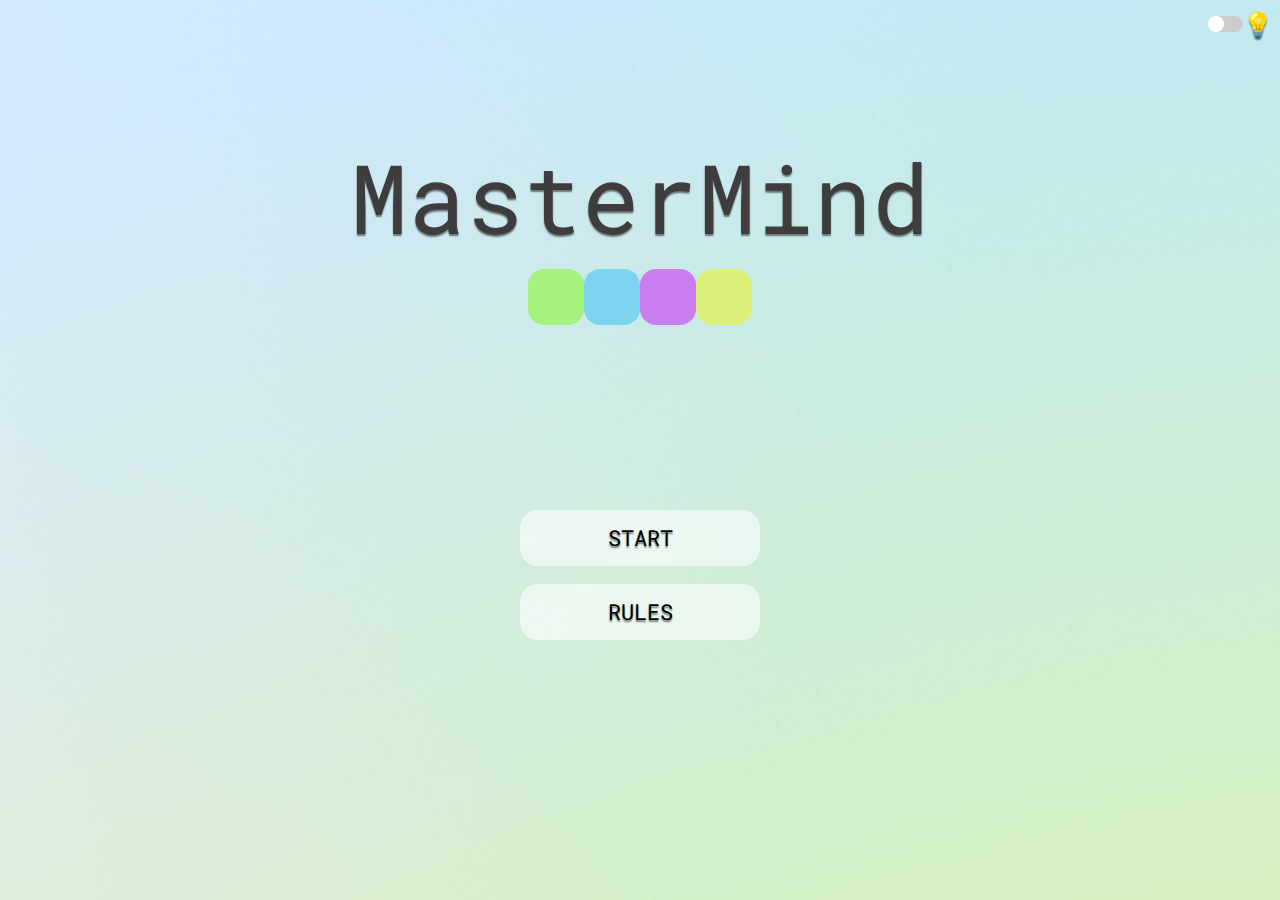
<file: index.html>
<!DOCTYPE html>
<html lang="en">

<head>
    <meta charset="UTF-8">
    <meta name="viewport" content="width=device-width, initial-scale=1.0">
    <link rel="icon" type="image/png" href="img/favicon.png">
    <link rel="stylesheet" href="https://cdn.jsdelivr.net/npm/bootstrap@5.0.0-beta2/dist/css/bootstrap.min.css">
    <script src="https://code.jquery.com/jquery-3.6.0.min.js"></script>
    <script src="https://cdn.jsdelivr.net/npm/bootstrap@5.0.0-beta2/dist/js/bootstrap.min.js"></script>
    <link rel="stylesheet" href="css/style-index.css">
    <link rel="preconnect" href="https://fonts.gstatic.com">
    <link href="https://fonts.googleapis.com/css2?family=Roboto+Mono:wght@400;700&display=swap" rel="stylesheet">
    <title>Mastermind - Home</title>
</head>

<body>
    <div class="switchLight">
        <div class="theme-switch">
            <input type="checkbox" id="switch">
            <label for="switch"></label>
        </div>
        <div class="emoticons">💡</div>
    </div>
    <div class="row title-top" id="titleIndex">MasterMind</div>
    <div class="row balls" id="ballsIndex">
        <div class="ball ball-green"></div>
        <div class="ball ball-blue"></div>
        <div class="ball ball-purple"></div>
        <div class="ball ball-yellow"></div>
    </div>
    <div class="container-fluid">
        <div class="row buttons justify-content-center">
            <a href="pages/name.html" class="button-start">START</a>
            <a href="pages/rules.html" class="button-rules">RULES</a>
        </div>
    </div>
    <script src="js/main.js"></script>
</body>

</html>
</file>
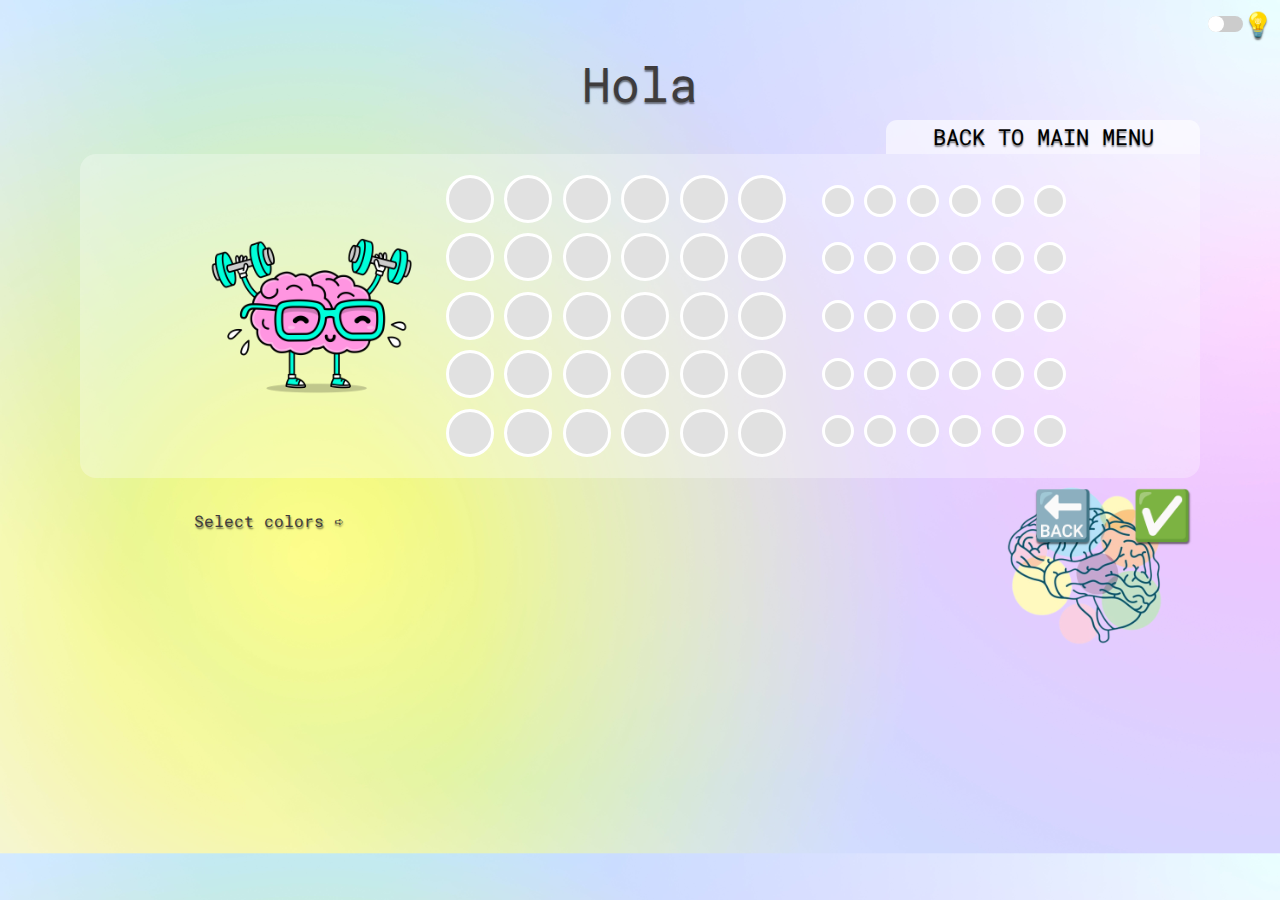
<file: pages/advanced.html>
<!DOCTYPE html>
<html lang="en">

<head>
    <meta charset="UTF-8" />
    <meta name="viewport" content="width=device-width, initial-scale=1.0" />
    <link rel="stylesheet" href="https://cdn.jsdelivr.net/npm/bootstrap@5.0.0-beta2/dist/css/bootstrap.min.css" />
    <script src="https://code.jquery.com/jquery-3.6.0.min.js"></script>
    <script src="https://cdn.jsdelivr.net/npm/bootstrap@5.0.0-beta2/dist/js/bootstrap.min.js"></script>
    <link rel="icon" type="image/png" href="../img/favicon.png">
    <link rel="stylesheet" href="../css/style-game.css" />
    <link rel="preconnect" href="https://fonts.gstatic.com" />
    <link href="https://fonts.googleapis.com/css2?family=Roboto+Mono:wght@400;700&display=swap" rel="stylesheet" />
    <title>Mastermind - Home</title>
</head>

<body>
    <div class="switchLight">
        <div class="theme-switch">
            <input type="checkbox" id="switch">
            <label for="switch"></label>
        </div>
        <div class="emoticons">💡</div>
    </div>
    <div class="row title-top" id="welcomeMessage">Hola</div>
    <div class="container-fluid conatiner-main">
        <div class="box-main">
            <div class="row back-row">
                <a href="../index.html" class="button-back">BACK TO MAIN MENU</a>
            </div>
            <div class="board-game">
                <div class="box-score">
                    <div class="row" id="scoreMessage"></div>
                    <div class="row try"></div>
                    <div class="row"><img src="../img/brain.png" alt="Brain"></div>
                </div>
                <div class="box-game">
                    <div class="row tokens-winner" id="winnerTokens">
                        <div class="slot-win"></div>
                        <div class="slot-win"></div>
                        <div class="slot-win"></div>
                        <div class="slot-win"></div>
                        <div class="slot-win"></div>
                        <div class="slot-win"></div>
                    </div>
                    <div class="row tokens-row" id="fifthShot">
                        <div class="slot-player token-1"></div>
                        <div class="slot-player token-2"></div>
                        <div class="slot-player token-3"></div>
                        <div class="slot-player token-4"></div>
                        <div class="slot-player token-5"></div>
                        <div class="slot-player token-6"></div>
                    </div>
                    <div class="row tokens-row" id="fourthShot">
                        <div class="slot-player token-1"></div>
                        <div class="slot-player token-2"></div>
                        <div class="slot-player token-3"></div>
                        <div class="slot-player token-4"></div>
                        <div class="slot-player token-5"></div>
                        <div class="slot-player token-6"></div>
                    </div>
                    <div class="row tokens-row" id="thirdShot">
                        <div class="slot-player token-1"></div>
                        <div class="slot-player token-2"></div>
                        <div class="slot-player token-3"></div>
                        <div class="slot-player token-4"></div>
                        <div class="slot-player token-5"></div>
                        <div class="slot-player token-6"></div>
                    </div>
                    <div class="row tokens-row" id="secondShot">
                        <div class="slot-player token-1"></div>
                        <div class="slot-player token-2"></div>
                        <div class="slot-player token-3"></div>
                        <div class="slot-player token-4"></div>
                        <div class="slot-player token-5"></div>
                        <div class="slot-player token-6"></div>
                    </div>
                    <div class="row tokens-row" id="firstShot">
                        <div class="slot-player token-1" id="token1"></div>
                        <div class="slot-player token-2"></div>
                        <div class="slot-player token-3"></div>
                        <div class="slot-player token-4"></div>
                        <div class="slot-player token-5"></div>
                        <div class="slot-player token-6"></div>
                    </div>
                </div>
                <div class="box-check">
                    <div class="row check-row" id="fifthCheck">
                        <div class="slot-check check"></div>
                        <div class="slot-check check"></div>
                        <div class="slot-check check"></div>
                        <div class="slot-check check"></div>
                        <div class="slot-check check"></div>
                        <div class="slot-check check"></div>
                    </div>
                    <div class="row check-row" id="fourthCheck">
                        <div class="slot-check check"></div>
                        <div class="slot-check check"></div>
                        <div class="slot-check check"></div>
                        <div class="slot-check check"></div>
                        <div class="slot-check check"></div>
                        <div class="slot-check check"></div>
                    </div>
                    <div class="row check-row" id="thirdCheck">
                        <div class="slot-check check"></div>
                        <div class="slot-check check"></div>
                        <div class="slot-check check"></div>
                        <div class="slot-check check"></div>
                        <div class="slot-check check"></div>
                        <div class="slot-check check"></div>
                    </div>
                    <div class="row check-row" id="secondCheck">
                        <div class="slot-check check"></div>
                        <div class="slot-check check"></div>
                        <div class="slot-check check"></div>
                        <div class="slot-check check"></div>
                        <div class="slot-check check"></div>
                        <div class="slot-check check"></div>
                    </div>
                    <div class="row check-row" id="firstCheck">
                        <div class="slot-check check"></div>
                        <div class="slot-check check"></div>
                        <div class="slot-check check"></div>
                        <div class="slot-check check"></div>
                        <div class="slot-check check"></div>
                        <div class="slot-check check"></div>
                    </div>
                </div>
            </div>
            <div class="container-selection">
                <div class="messageSelectionColors">Select colors ➪</div>
                <div class="row buttons-row colors-selection" id="buttons">
                    <div class="slot-selection box" id="userColorSelectionContainer1"></div>
                    <div class="slot-selection box" id="userColorSelectionContainer2"></div>
                    <div class="slot-selection box" id="userColorSelectionContainer3"></div>
                    <div class="slot-selection box" id="userColorSelectionContainer4"></div>
                    <div class="slot-selection box" id="userColorSelectionContainer5"></div>
                    <div class="slot-selection box" id="userColorSelectionContainer6"></div>
                    <div class="button-remove" id="buttonRemove">🔙</div>
                    <div class="button-check" id="buttonCheck">✅</div>
                </div>
            </div>
        </div>
    </div>
    <script src="../js/advanced.js"></script>
</body>

</html>
</file>
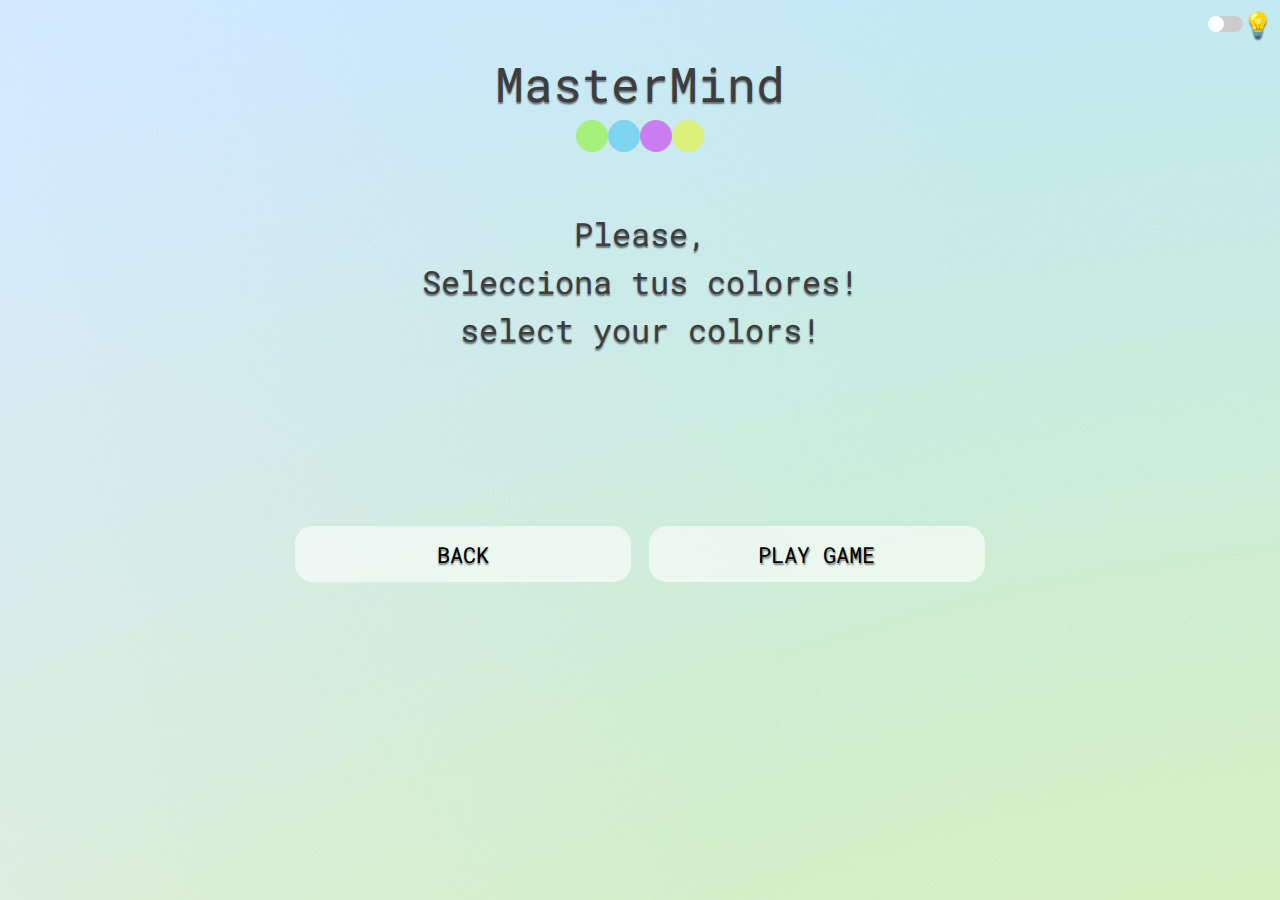
<file: pages/colors.html>
<!DOCTYPE html>
<html lang="en">

<head>
    <meta charset="UTF-8">
    <meta name="viewport" content="width=device-width, initial-scale=1.0">
    <link rel="icon" type="image/png" href="../img/favicon.png">
    <link rel="stylesheet" href="https://cdn.jsdelivr.net/npm/bootstrap@5.0.0-beta2/dist/css/bootstrap.min.css">
    <script src="https://code.jquery.com/jquery-3.6.0.min.js"></script>
    <script src="https://cdn.jsdelivr.net/npm/bootstrap@5.0.0-beta2/dist/js/bootstrap.min.js"></script>
    <link rel="stylesheet" href="../css/style-index.css">
    <link rel="stylesheet" href="../css/style-name.css">
    <link rel="preconnect" href="https://fonts.gstatic.com">
    <link href="https://fonts.googleapis.com/css2?family=Roboto+Mono:wght@400;700&display=swap" rel="stylesheet">
    <title>Mastermind - Home</title>
</head>

<body>
    <div class="switchLight">
        <div class="theme-switch">
            <input type="checkbox" id="switch">
            <label for="switch"></label>
        </div>
        <div class="emoticons">💡</div>
    </div>
    <div class="row title-top" id="titleTop">MasterMind</div>
    <div class="row balls">
        <div class="ball ball-green" id="balls"></div>
        <div class="ball ball-blue" id="balls"></div>
        <div class="ball ball-purple" id="balls"></div>
        <div class="ball ball-yellow" id="balls"></div>
    </div>
    <div class="container-fluid">
        <div class="row">
            <div class="title">
                <label for="level">Please, <div id="userName"></div> select your colors!</label>
            </div>
            <div id="color-options-container"></div>
        </div>
        <div id="selectColorsButtons">
            <div class="row buttons-select-colors-conainer justify-content-center">
                <a href="../pages/name.html" class="button-back-select-colors">BACK</a>
                <div id="playGameBoardButton" class="button-play-select-colors">PLAY GAME</div>
            </div>
        </div>
        <script src="../js/colors.js"></script>
</body>

</html>
</file>
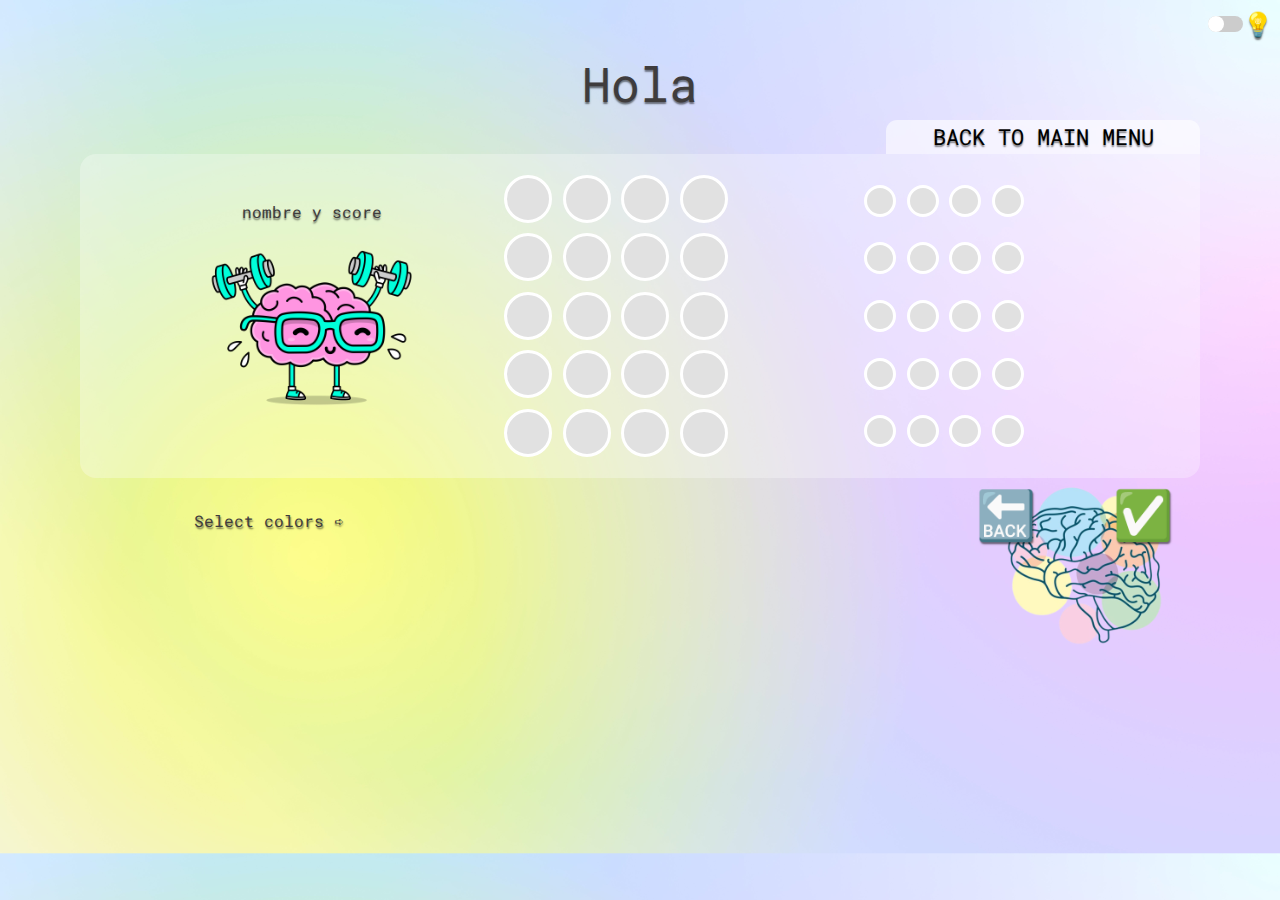
<file: pages/easy.html>
<!DOCTYPE html>
<html lang="en">

<head>
    <meta charset="UTF-8" />
    <meta name="viewport" content="width=device-width, initial-scale=1.0" />
    <link rel="stylesheet" href="https://cdn.jsdelivr.net/npm/bootstrap@5.0.0-beta2/dist/css/bootstrap.min.css" />
    <script src="https://code.jquery.com/jquery-3.6.0.min.js"></script>
    <script src="https://cdn.jsdelivr.net/npm/bootstrap@5.0.0-beta2/dist/js/bootstrap.min.js"></script>
    <link rel="icon" type="image/png" href="../img/favicon.png">
    <link rel="stylesheet" href="../css/style-game.css" />
    <link rel="preconnect" href="https://fonts.gstatic.com" />
    <link href="https://fonts.googleapis.com/css2?family=Roboto+Mono:wght@400;700&display=swap" rel="stylesheet" />
    <title>Mastermind - Home</title>
</head>

<body>
    <div class="switchLight">
        <div class="theme-switch">
            <input type="checkbox" id="switch">
            <label for="switch"></label>
        </div>
        <div class="emoticons">💡</div>
    </div>
    <div class="row title-top" id="welcomeMessage">Hola</div>
    <div class="container-fluid conatiner-main">
        <div class="box-main">
            <div class="row back-row">
                <a href="../index.html" class="button-back">BACK TO MAIN MENU</a>
            </div>
            <div class="board-game">
                <div class="box-score">
                    <div class="row" id="scoreMessage">nombre y score</div>
                    <div class="row try"></div>
                    <div class="row"><img src="../img/brain.png" alt="Brain"></div>
                </div>
                <div class="box-game">
                    <div class="row tokens-winner" id="winnerTokens">
                        <div class="slot-win"></div>
                        <div class="slot-win"></div>
                        <div class="slot-win"></div>
                        <div class="slot-win"></div>
                    </div>
                    <div class="row tokens-row" id="fifthShot">
                        <div class="slot-player token-1"></div>
                        <div class="slot-player token-2"></div>
                        <div class="slot-player token-3"></div>
                        <div class="slot-player token-4"></div>
                    </div>
                    <div class="row tokens-row" id="fourthShot">
                        <div class="slot-player token-1"></div>
                        <div class="slot-player token-2"></div>
                        <div class="slot-player token-3"></div>
                        <div class="slot-player token-4"></div>
                    </div>
                    <div class="row tokens-row" id="thirdShot">
                        <div class="slot-player token-1"></div>
                        <div class="slot-player token-2"></div>
                        <div class="slot-player token-3"></div>
                        <div class="slot-player token-4"></div>
                    </div>
                    <div class="row tokens-row" id="secondShot">
                        <div class="slot-player token-1"></div>
                        <div class="slot-player token-2"></div>
                        <div class="slot-player token-3"></div>
                        <div class="slot-player token-4"></div>
                    </div>
                    <div class="row tokens-row" id="firstShot">
                        <div class="slot-player token-1" id="token1"></div>
                        <div class="slot-player token-2"></div>
                        <div class="slot-player token-3"></div>
                        <div class="slot-player token-4"></div>
                    </div>
                </div>
                <div class="box-check">
                    <div class="row check-row" id="fifthCheck">
                        <div class="slot-check check"></div>
                        <div class="slot-check check"></div>
                        <div class="slot-check check"></div>
                        <div class="slot-check check"></div>
                    </div>
                    <div class="row check-row" id="fourthCheck">
                        <div class="slot-check check"></div>
                        <div class="slot-check check"></div>
                        <div class="slot-check check"></div>
                        <div class="slot-check check"></div>
                    </div>
                    <div class="row check-row" id="thirdCheck">
                        <div class="slot-check check"></div>
                        <div class="slot-check check"></div>
                        <div class="slot-check check"></div>
                        <div class="slot-check check"></div>
                    </div>
                    <div class="row check-row" id="secondCheck">
                        <div class="slot-check check"></div>
                        <div class="slot-check check"></div>
                        <div class="slot-check check"></div>
                        <div class="slot-check check"></div>
                    </div>
                    <div class="row check-row" id="firstCheck">
                        <div class="slot-check check"></div>
                        <div class="slot-check check"></div>
                        <div class="slot-check check"></div>
                        <div class="slot-check check"></div>
                    </div>
                </div>
            </div>
            <div class="container-selection">
                <div class="messageSelectionColors">Select colors ➪</div>
                <div class="row buttons-row colors-selection" id="buttons">
                    <div class="slot-selection box" id="userColorSelectionContainer1"></div>
                    <div class="slot-selection box" id="userColorSelectionContainer2"></div>
                    <div class="slot-selection box" id="userColorSelectionContainer3"></div>
                    <div class="slot-selection box" id="userColorSelectionContainer4"></div>
                    <div class="button-remove" id="buttonRemove">🔙</div>
                    <div class="button-check" id="buttonCheck">✅</div>
                </div>
            </div>
        </div>
    </div>
    <script src="../js/easy.js"></script>
</body>

</html>
</file>
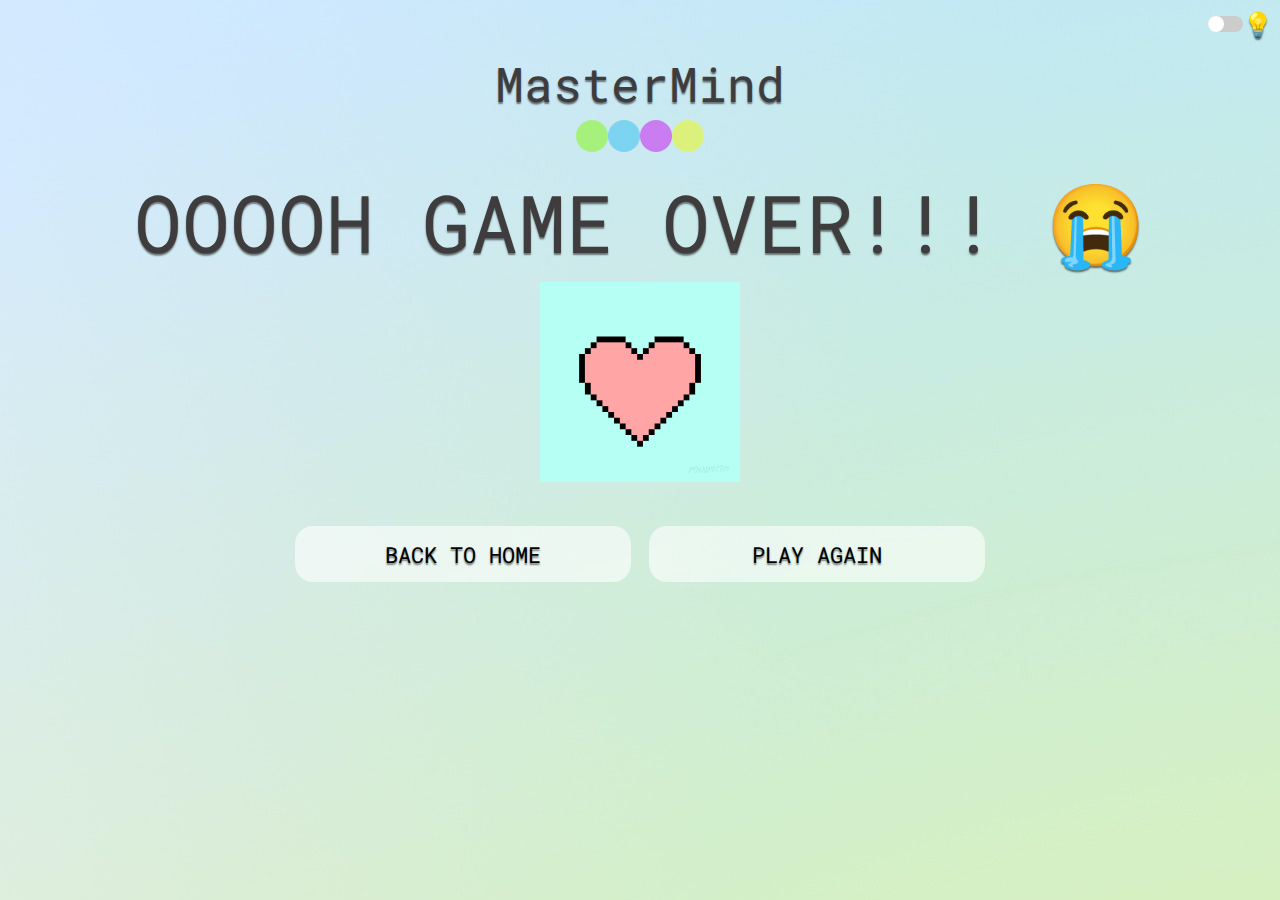
<file: pages/loser.html>
<!DOCTYPE html>
<html lang="en">
<head>
    <meta charset="UTF-8">
    <meta name="viewport" content="width=device-width, initial-scale=1.0">
    <link rel="icon" type="image/png" href="../img/favicon.png">
    <link rel="stylesheet" href="https://cdn.jsdelivr.net/npm/bootstrap@5.0.0-beta2/dist/css/bootstrap.min.css">
    <script src="https://code.jquery.com/jquery-3.6.0.min.js"></script>
    <script src="https://cdn.jsdelivr.net/npm/bootstrap@5.0.0-beta2/dist/js/bootstrap.min.js"></script>
    <link rel="stylesheet" href="../css/style-index.css">
    <link rel="preconnect" href="https://fonts.gstatic.com">
    <link href="https://fonts.googleapis.com/css2?family=Roboto+Mono:wght@400;700&display=swap" rel="stylesheet">
    <title>Mastermind - Home</title>
</head>
<body>
    <div class="switchLight">
        <div class="theme-switch">
            <input type="checkbox" id="switch">
            <label for="switch"></label>
        </div>
        <div class="emoticons">💡</div>
    </div>
    <div class="row title-top" id="titleTop">MasterMind</div>
    <div class="row balls">
        <div class="ball ball-green" id="balls"></div>
        <div class="ball ball-blue" id="balls"></div>
        <div class="ball ball-purple" id="balls"></div>
        <div class="ball ball-yellow" id="balls"></div>
    </div>
    <div class="container-fluid">
        <div class="messageWinner">
            OOOOH GAME OVER!!! 😭
        </div>
        <img src="../img/gameover.gif" alt="gameover" class="gameovers">
        <div id="selectColorsButtons">
            <div class="row buttons-select-colors-conainer justify-content-center">
                <a href="../index.html" class="button-back-select-colors">BACK TO HOME</a>
                <a href="../pages/name.html" class="button-play-select-colors">PLAY AGAIN</a>
            </div>
        </div>
        <script src="../js/dark.js"></script>
</body>

</html>
</file>
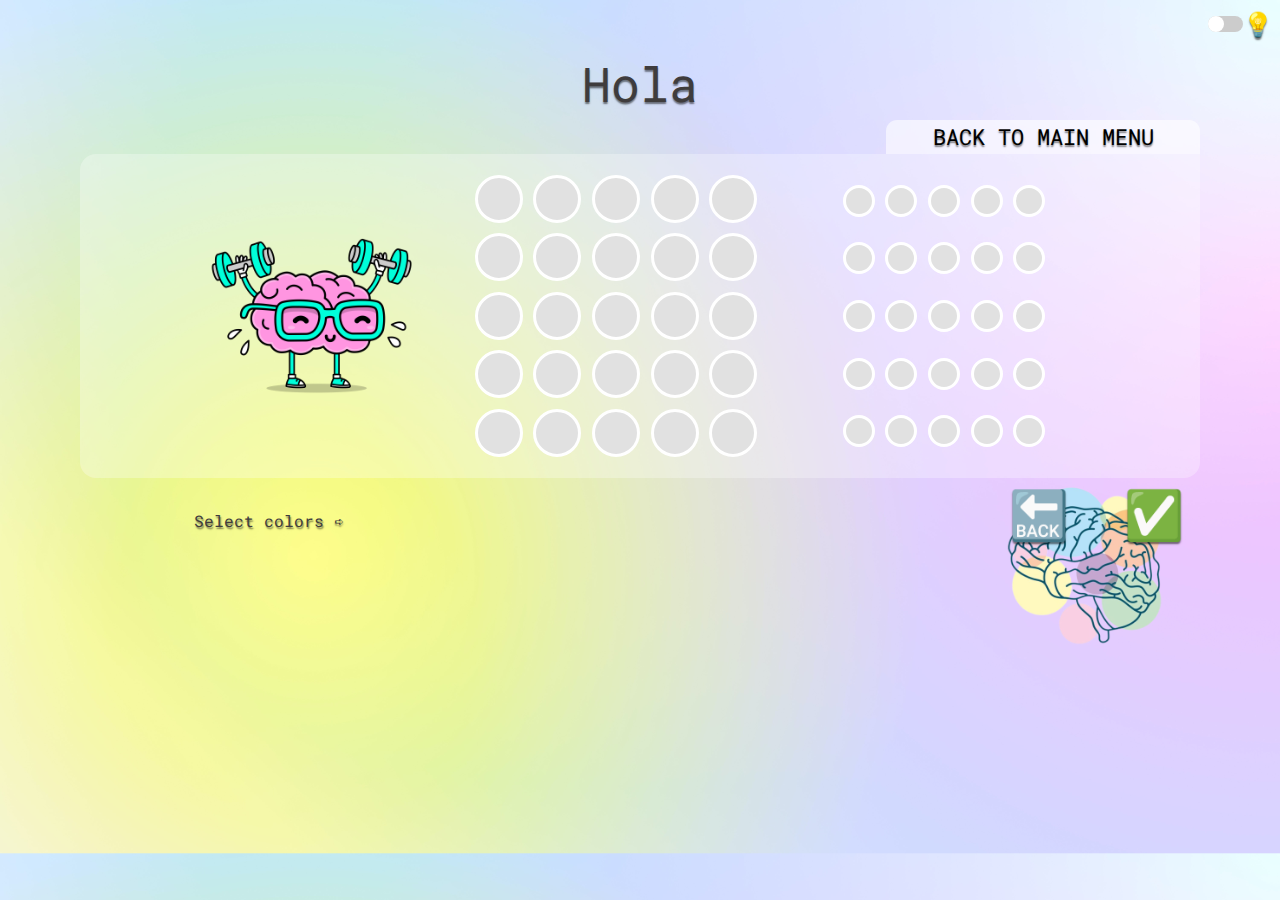
<file: pages/medium.html>
<!DOCTYPE html>
<html lang="en">

<head>
    <meta charset="UTF-8" />
    <meta name="viewport" content="width=device-width, initial-scale=1.0" />
    <link rel="stylesheet" href="https://cdn.jsdelivr.net/npm/bootstrap@5.0.0-beta2/dist/css/bootstrap.min.css" />
    <script src="https://code.jquery.com/jquery-3.6.0.min.js"></script>
    <script src="https://cdn.jsdelivr.net/npm/bootstrap@5.0.0-beta2/dist/js/bootstrap.min.js"></script>
    <link rel="icon" type="image/png" href="../img/favicon.png">
    <link rel="stylesheet" href="../css/style-game.css" />
    <link rel="preconnect" href="https://fonts.gstatic.com" />
    <link href="https://fonts.googleapis.com/css2?family=Roboto+Mono:wght@400;700&display=swap" rel="stylesheet" />
    <title>Mastermind - Home</title>
</head>

<body>
    <div class="switchLight">
        <div class="theme-switch">
            <input type="checkbox" id="switch">
            <label for="switch"></label>
        </div>
        <div class="emoticons">💡</div>
    </div>
    <div class="row title-top" id="welcomeMessage">Hola</div>
    <div class="container-fluid conatiner-main">
        <div class="box-main">
            <div class="row back-row">
                <a href="../index.html" class="button-back">BACK TO MAIN MENU</a>
            </div>
            <div class="board-game">
                <div class="box-score">
                    <div class="row" id="scoreMessage"></div>
                    <div class="row try"></div>
                    <div class="row"><img src="../img/brain.png" alt="Brain"></div>
                </div>
                <div class="box-game">
                    <div class="row tokens-winner" id="winnerTokens">
                        <div class="slot-win"></div>
                        <div class="slot-win"></div>
                        <div class="slot-win"></div>
                        <div class="slot-win"></div>
                        <div class="slot-win"></div>
                    </div>
                    <div class="row tokens-row" id="fifthShot">
                        <div class="slot-player token-1"></div>
                        <div class="slot-player token-2"></div>
                        <div class="slot-player token-3"></div>
                        <div class="slot-player token-4"></div>
                        <div class="slot-player token-5"></div>
                    </div>
                    <div class="row tokens-row" id="fourthShot">
                        <div class="slot-player token-1"></div>
                        <div class="slot-player token-2"></div>
                        <div class="slot-player token-3"></div>
                        <div class="slot-player token-4"></div>
                        <div class="slot-player token-5"></div>
                    </div>
                    <div class="row tokens-row" id="thirdShot">
                        <div class="slot-player token-1"></div>
                        <div class="slot-player token-2"></div>
                        <div class="slot-player token-3"></div>
                        <div class="slot-player token-4"></div>
                        <div class="slot-player token-5"></div>
                    </div>
                    <div class="row tokens-row" id="secondShot">
                        <div class="slot-player token-1"></div>
                        <div class="slot-player token-2"></div>
                        <div class="slot-player token-3"></div>
                        <div class="slot-player token-4"></div>
                        <div class="slot-player token-5"></div>
                    </div>
                    <div class="row tokens-row" id="firstShot">
                        <div class="slot-player token-1" id="token1"></div>
                        <div class="slot-player token-2"></div>
                        <div class="slot-player token-3"></div>
                        <div class="slot-player token-4"></div>
                        <div class="slot-player token-5"></div>
                    </div>
                </div>
                <div class="box-check">
                    <div class="row check-row" id="fifthCheck">
                        <div class="slot-check check"></div>
                        <div class="slot-check check"></div>
                        <div class="slot-check check"></div>
                        <div class="slot-check check"></div>
                        <div class="slot-check check"></div>
                    </div>
                    <div class="row check-row" id="fourthCheck">
                        <div class="slot-check check"></div>
                        <div class="slot-check check"></div>
                        <div class="slot-check check"></div>
                        <div class="slot-check check"></div>
                        <div class="slot-check check"></div>
                    </div>
                    <div class="row check-row" id="thirdCheck">
                        <div class="slot-check check"></div>
                        <div class="slot-check check"></div>
                        <div class="slot-check check"></div>
                        <div class="slot-check check"></div>
                        <div class="slot-check check"></div>
                    </div>
                    <div class="row check-row" id="secondCheck">
                        <div class="slot-check check"></div>
                        <div class="slot-check check"></div>
                        <div class="slot-check check"></div>
                        <div class="slot-check check"></div>
                        <div class="slot-check check"></div>
                    </div>
                    <div class="row check-row" id="firstCheck">
                        <div class="slot-check check"></div>
                        <div class="slot-check check"></div>
                        <div class="slot-check check"></div>
                        <div class="slot-check check"></div>
                        <div class="slot-check check"></div>
                    </div>
                </div>
            </div>
            <div class="container-selection">
                <div class="messageSelectionColors">Select colors ➪</div>
                <div class="row buttons-row colors-selection" id="buttons">
                    <div class="slot-selection box" id="userColorSelectionContainer1"></div>
                    <div class="slot-selection box" id="userColorSelectionContainer2"></div>
                    <div class="slot-selection box" id="userColorSelectionContainer3"></div>
                    <div class="slot-selection box" id="userColorSelectionContainer4"></div>
                    <div class="slot-selection box" id="userColorSelectionContainer5"></div>
                    <div class="button-remove" id="buttonRemove">🔙</div>
                    <div class="button-check" id="buttonCheck">✅</div>
                </div>
            </div>
        </div>
    </div>
    <script src="../js/medium.js"></script>
</body>

</html>
</file>
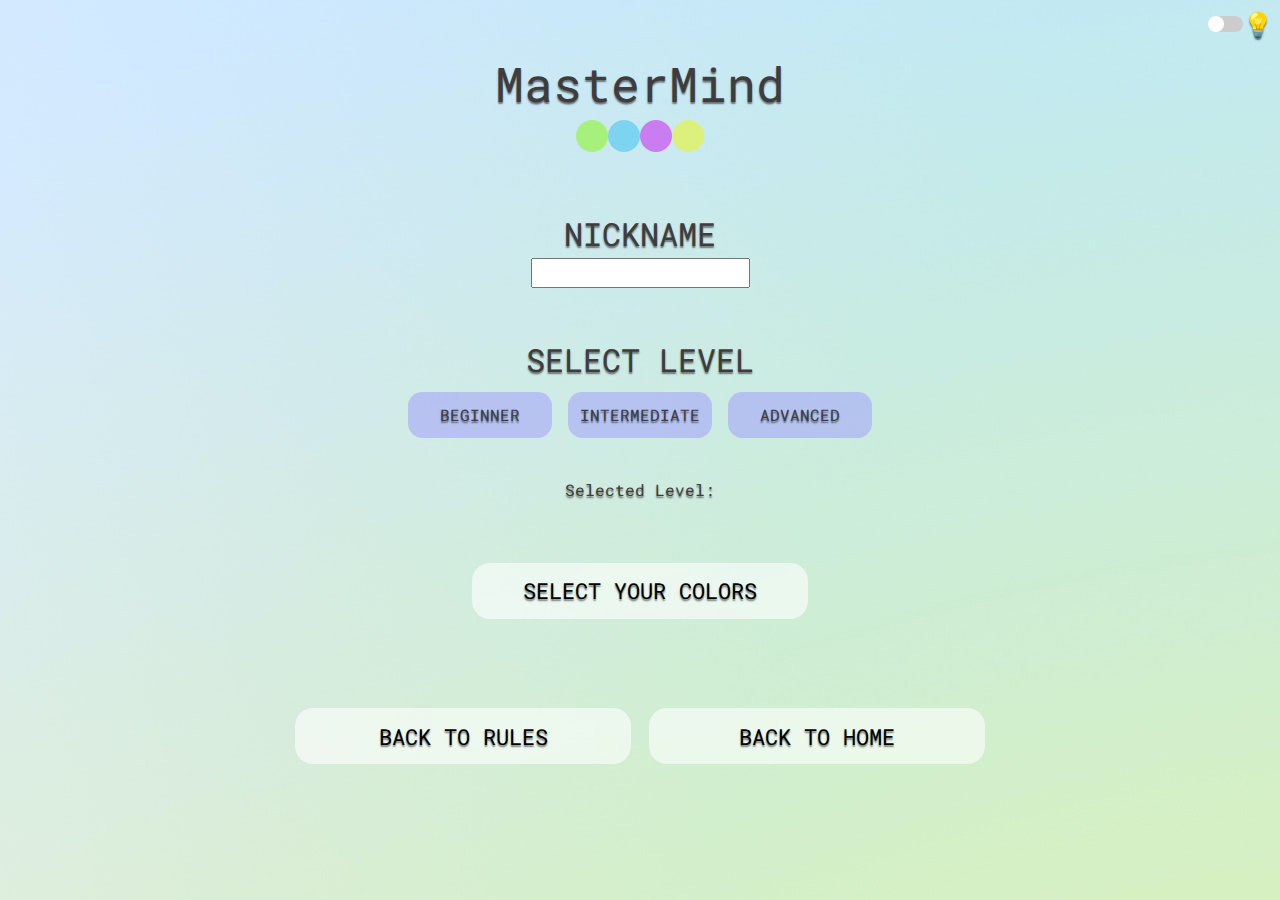
<file: pages/name.html>
<!DOCTYPE html>
<html lang="en">

<head>
    <meta charset="UTF-8">
    <meta name="viewport" content="width=device-width, initial-scale=1.0">
    <link rel="icon" type="image/png" href="../img/favicon.png">
    <link rel="stylesheet" href="https://cdn.jsdelivr.net/npm/bootstrap@5.0.0-beta2/dist/css/bootstrap.min.css">
    <script src="https://code.jquery.com/jquery-3.6.0.min.js"></script>
    <script src="https://cdn.jsdelivr.net/npm/bootstrap@5.0.0-beta2/dist/js/bootstrap.min.js"></script>
    <link rel="stylesheet" href="../css/style-index.css">
    <link rel="stylesheet" href="../css/style-name.css">
    <link rel="preconnect" href="https://fonts.gstatic.com">
    <link href="https://fonts.googleapis.com/css2?family=Roboto+Mono:wght@400;700&display=swap" rel="stylesheet">
    <title>Mastermind - Home</title>
</head>

<body>
    <div class="switchLight">
        <div class="theme-switch">
            <input type="checkbox" id="switch">
            <label for="switch"></label>
        </div>
        <div class="emoticons">💡</div>
    </div>
    <div class="row title-top" id="titleTop">MasterMind</div>
    <div class="row balls">
        <div class="ball ball-green" id="balls"></div>
        <div class="ball ball-blue" id="balls"></div>
        <div class="ball ball-purple" id="balls"></div>
        <div class="ball ball-yellow" id="balls"></div>
    </div>
    <div class="container-fluid">
        <div class="row">
            <form action="game.html" method="GET">
                <div class="title"><label for="name">NICKNAME</label></div>
                <input type="text" id="name" name="name" required>
                <div class="row container-level">
                    <div class="title">
                        <label for="level">SELECT LEVEL</label>
                    </div>
                    <div class="levels">
                        <div id="levelEasy" class="level" data-level="easy">BEGINNER</div>
                        <div id="levelMedium" class="level" data-level="medium">INTERMEDIATE</div>
                        <div id="levelAdvanced" class="level" data-level="advanced">ADVANCED</div>
                    </div>
                    <p id="selectedLevelText">Selected Level: </p>
                </div>
            </form>
        </div>
        <div class="row">
            <a href="../pages/colors.html" id="playGameButton" class="button-play-select-colors">SELECT YOUR COLORS</a>
        </div>
        <div id="selectColorsButtons">
            <div class="row buttons-select-colors-conainer justify-content-center">
                <a href="../pages/rules.html" class="button-back-select-colors">BACK TO RULES</a>
                <a href="../index.html" class="button-back-select-colors">BACK TO HOME</a>

            </div>
        </div>
        <script src="../js/name.js"></script>
</body>

</html>
</file>
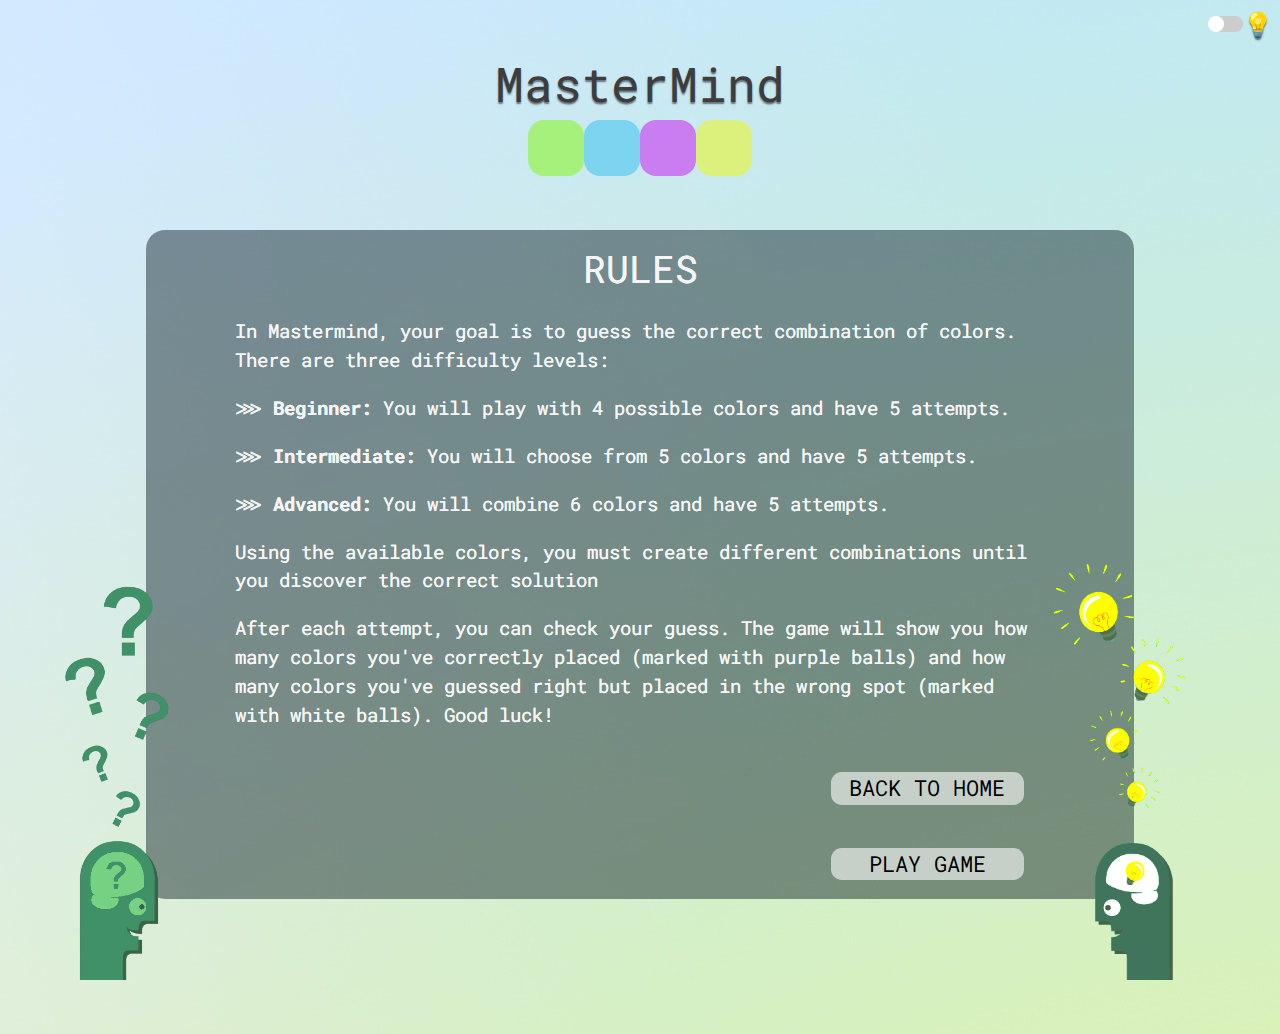
<file: pages/rules.html>
<!DOCTYPE html>
<html lang="en">

<head>
    <meta charset="UTF-8">
    <meta name="viewport" content="width=device-width, initial-scale=1.0">
    <link rel="icon" type="image/png" href="../img/favicon.png">
    <link rel="stylesheet" href="https://cdn.jsdelivr.net/npm/bootstrap@5.0.0-beta2/dist/css/bootstrap.min.css">
    <script src="https://code.jquery.com/jquery-3.6.0.min.js"></script>
    <script src="https://cdn.jsdelivr.net/npm/bootstrap@5.0.0-beta2/dist/js/bootstrap.min.js"></script>
    <link rel="stylesheet" href="../css/style-index.css">
    <link rel="preconnect" href="https://fonts.gstatic.com">
    <link href="https://fonts.googleapis.com/css2?family=Roboto+Mono:wght@400;700&display=swap" rel="stylesheet">
    <title>Mastermind - Home</title>
</head>

<body>
    <div class="switchLight">
        <div class="theme-switch">
            <input type="checkbox" id="switch">
            <label for="switch"></label>
        </div>
        <div class="emoticons">💡</div>
    </div>
    <div class="container-fluid">
        <div class="row" id="topRulesRow">
            <div class="logo">
                <div class="title-top" id="titleTop">MasterMind</div>
                <div class="balls">
                    <div class="ball ball-green" id="ball"></div>
                    <div class="ball ball-blue" id="ball"></div>
                    <div class="ball ball-purple" id="ball"></div>
                    <div class="ball ball-yellow" id="ball"></div>
                </div>
            </div>
        </div>
        <div class="row rules">
            <div class="title title-rules">RULES</div>
            <div class="text">
                In Mastermind, your goal is to guess the correct combination of colors. There are three
                difficulty levels:
            </div>
            <div class="text">⋙ <strong> Beginner: </strong>You will play with 4 possible colors and have 5 attempts.
            </div>
            <div class="text">⋙ <strong> Intermediate: </strong> You will choose from 5 colors and have 5 attempts.
            </div>
            <div class="text">⋙ <strong> Advanced: </strong> You will combine 6 colors and have 5 attempts.
            </div>
            <div class="text">Using the available colors, you must create different combinations until you
                discover the correct solution
            </div>
            <div class="text">After each attempt, you can check your guess. The game will show you how many
                colors you've correctly placed (marked with purple balls) and how many colors you've guessed
                right but placed in the wrong spot (marked with white balls). Good luck!
            </div>
            <div class="row" id="buttonRules">
                <div id="back"><a href="../index.html" class="button-back">BACK TO HOME</a></div>
                <div id="back"><a href="../pages/name.html" class="button-back">PLAY GAME</a></div>
            </div>
        </div>
        <img src="../img/question2.png" alt="Question" class="question">
        <img src="../img/winner.png" alt="Winner" class="winner">
    </div>

    <script src="../js/dark.js"></script>
</body>

</html>
</file>
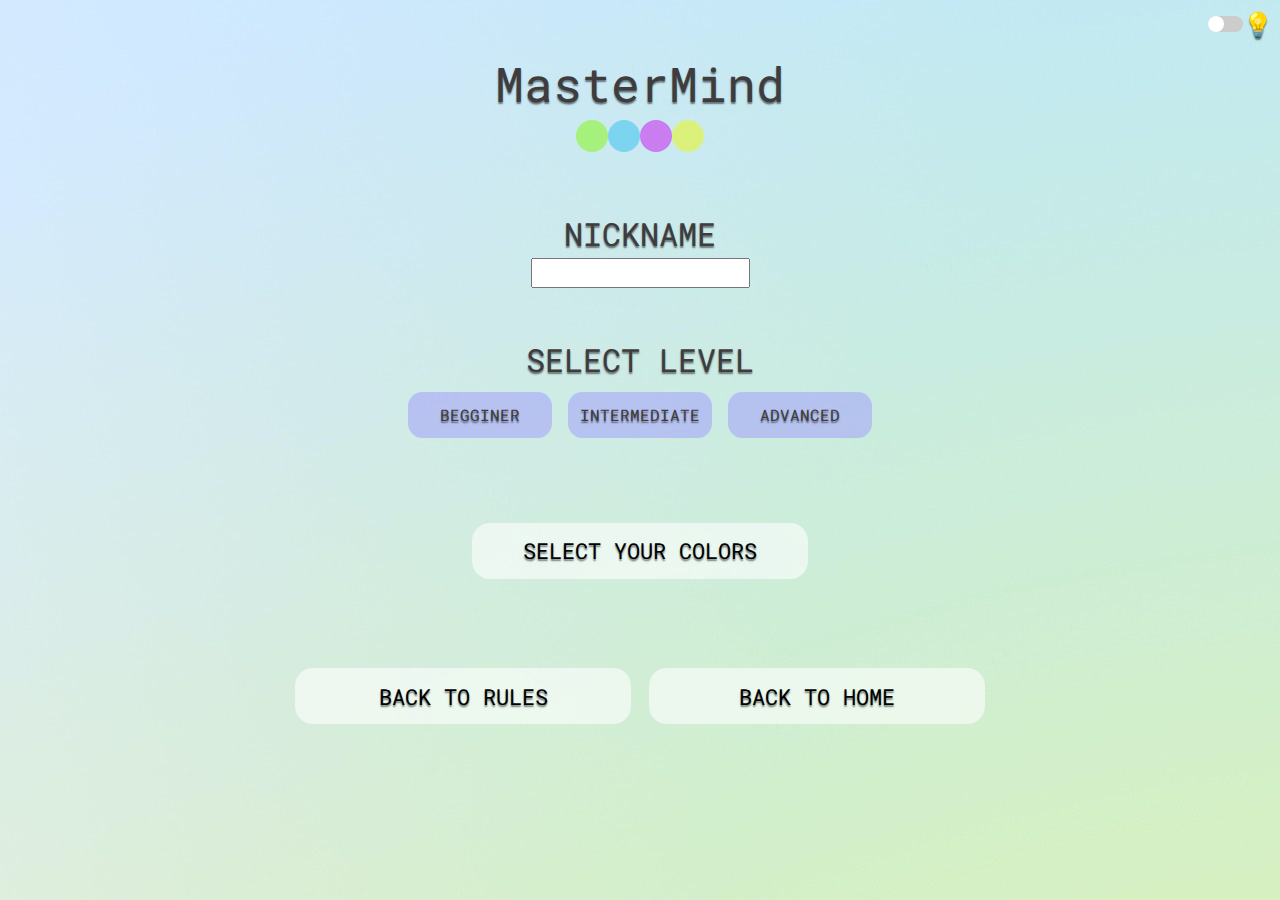
<file: pages/selection.html>
<!DOCTYPE html>
<html lang="en">

<head>
    <meta charset="UTF-8">
    <meta name="viewport" content="width=device-width, initial-scale=1.0">
    <link rel="icon" type="image/png" href="favicon.png"> <!-- Agrega la ruta al archivo favicon -->
    <link rel="stylesheet" href="https://cdn.jsdelivr.net/npm/bootstrap@5.0.0-beta2/dist/css/bootstrap.min.css">
    <script src="https://code.jquery.com/jquery-3.6.0.min.js"></script>
    <script src="https://cdn.jsdelivr.net/npm/bootstrap@5.0.0-beta2/dist/js/bootstrap.min.js"></script>
    <link rel="stylesheet" href="../css/style-index.css">
    <link rel="stylesheet" href="../css/style-selection.css">
    <link rel="preconnect" href="https://fonts.gstatic.com">
    <link href="https://fonts.googleapis.com/css2?family=Roboto+Mono:wght@400;700&display=swap" rel="stylesheet">
    <title>Mastermind - Home</title>
</head>

<body>
    <div class="switchLight">
        <div class="theme-switch">
            <input type="checkbox" id="switch">
            <label for="switch"></label>
        </div>
        <div class="emoticons">💡</div>
    </div>
    <div class="row title-top"  id="titleTop">MasterMind</div>
    <div class="row balls">
        <div class="ball ball-green" id="balls"></div>
        <div class="ball ball-blue" id="balls"></div>
        <div class="ball ball-purple" id="balls"></div>
        <div class="ball ball-yellow" id="balls"></div>
    </div>
    <div class="container-fluid">
        <div class="row">
            <form action="game.html" method="GET">
                <div class="title"><label for="name">NICKNAME</label></div>
                <input type="text" id="name" name="name" required>
                <div class="row container-level">
                    <div class="title">
                        <label for="level">SELECT LEVEL</label>
                    </div>
                    <div class="levels">
                        <div id="levelEasy" class="level">BEGGINER</div>
                        <div id="levelMedium" class="level">INTERMEDIATE</div>
                        <div id="levelAdvanced" class="level">ADVANCED</div>
                    </div>
                </div>
            </form>
        </div>
        <div class="row">
            <a href="../pages/colors.html" id="play-game-button" class="button-play-select-colors">SELECT YOUR COLORS</a>
        </div>
        <div id="selectColorsButtons">
            <div class="row buttons-select-colors-conainer justify-content-center">
                <a href="../pages/rules.html" class="button-back-select-colors">BACK TO RULES</a>
                <a href="../index.html" class="button-back-select-colors">BACK TO HOME</a>

            </div>
            <!-- <img src="../img/brain.png" alt="Brain" class="brain"> -->
        </div>
        <script src="../js/main.js"></script>
</body>

</html>
</file>
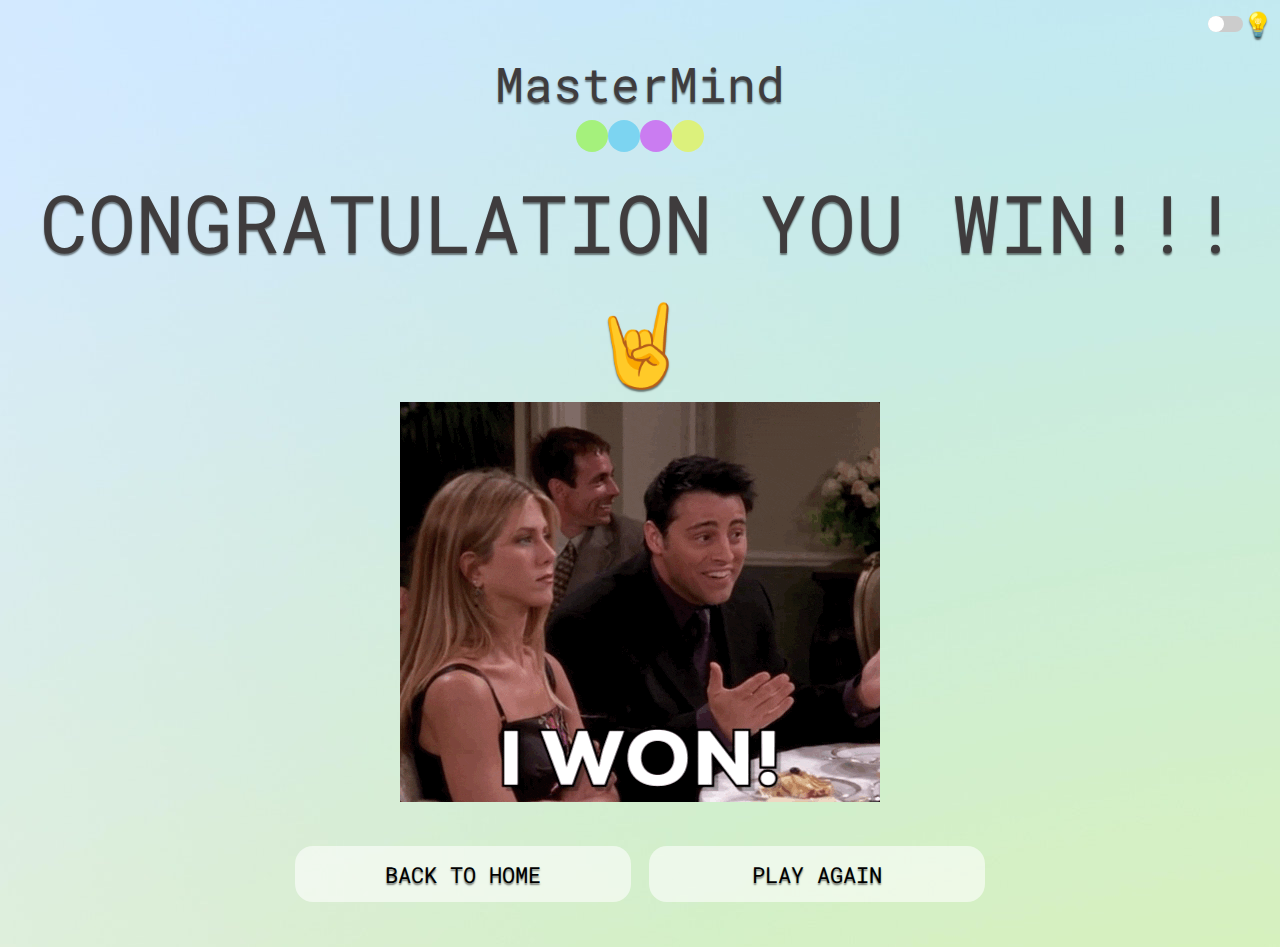
<file: pages/winner.html>
<!DOCTYPE html>
<html lang="en">
<head>
    <meta charset="UTF-8">
    <meta name="viewport" content="width=device-width, initial-scale=1.0">
    <link rel="icon" type="image/png" href="../img/favicon.png">
    <link rel="stylesheet" href="https://cdn.jsdelivr.net/npm/bootstrap@5.0.0-beta2/dist/css/bootstrap.min.css">
    <script src="https://code.jquery.com/jquery-3.6.0.min.js"></script>
    <script src="https://cdn.jsdelivr.net/npm/bootstrap@5.0.0-beta2/dist/js/bootstrap.min.js"></script>
    <link rel="stylesheet" href="../css/style-index.css">
    <link rel="preconnect" href="https://fonts.gstatic.com">
    <link href="https://fonts.googleapis.com/css2?family=Roboto+Mono:wght@400;700&display=swap" rel="stylesheet">
    <title>Mastermind - Home</title>
</head>
<body>
    <div class="switchLight">
        <div class="theme-switch">
            <input type="checkbox" id="switch">
            <label for="switch"></label>
        </div>
        <div class="emoticons">💡</div>
    </div>
    <div class="row title-top"  id="titleTop">MasterMind</div>
    <div class="row balls">
        <div class="ball ball-green" id="balls"></div>
        <div class="ball ball-blue" id="balls"></div>
        <div class="ball ball-purple" id="balls"></div>
        <div class="ball ball-yellow" id="balls"></div>
    </div>
    <div class="container-fluid">
        <div class="messageWinner">
            CONGRATULATION YOU WIN!!! 🤘
        </div>
        <img src="../img/iwon.gif" alt="iwon" class="iwon">
        <div id="selectColorsButtons">
            <div class="row buttons-select-colors-conainer justify-content-center">
                <a href="../index.html" class="button-back-select-colors">BACK TO HOME</a>
                <a href="../pages/name.html" class="button-play-select-colors">PLAY AGAIN</a>
            </div>
        </div>
        <script src="../js/dark.js"></script>
</body>

</html>
</file>
<file: css/style-index.css>
html {
  overflow-x: hidden;
  overflow-y: auto;
  margin: 0em;
  font-size: 1em;
}
@media only screen and (max-width: 990px) {
  html {
    font-size: 0.7em;
  }
}

@media only screen and (max-width: 750px) {
  html {
    font-size: 0.5em;
  }
}

@media only screen and (max-width: 680px) {
  html {
    font-size: 0.33em;
  }
}

body {
  text-shadow: 0.01em 0.1em 0.1em rgba(0, 0, 0, 0.5);
  color: #3f3c3d;
  background-image: url(../img/light.jpg);
  background-size: inherit;
  font-family: "Roboto Mono", monospace;
  margin: 0;
  padding: 0;
}

.dark-mode {
  text-shadow: 0.01em 0.1em 0.1em rgb(0, 0, 0);
  background-image: url(../img/dark.jpg);
  background-size: inherit;
  color: rgb(124, 212, 241);
  font-family: "Roboto Mono", monospace;
  margin: 0;
  padding: 0;
}

.title-top {
  text-align: center;
  font-size: 6em;
  margin: 0;
  display: flex;
  justify-content: center;
}
#titleIndex {
  margin-top: 0.8em;
}
#titleTop {
  text-align: center;
  font-size: 3em;
  margin: 0;
  display: flex;
  justify-content: center;
}

.title {
  margin-top: 1.5em;
  font-size: 2em;
}

.container-fluid {
  text-align: center;
  display: flex;
  flex-direction: column;
  justify-content: center;
  align-items: center;
}

.balls {
  display: flex;
  justify-content: center;
}

#ballsIndex {
  margin-bottom: 10em;
}

.ball {
  height: 3.5em;
  width: 3.5em;
  border-radius: 1em;
  margin-top: 0em;
  margin-bottom: 1em;
}

#balls {
  height: 2em;
  width: 2em;
  border-radius: 1em;
  margin-top: 0em;
  margin-bottom: 0.6em;
}

.ball-green {
  background-color: rgb(165, 241, 124);
  animation: move-ball 3s ease-in-out 3s;
}

.ball-blue {
  background-color: rgb(124, 212, 241);
  animation: move-ball 3s ease-in-out 4s;
}

.ball-purple {
  background-color: rgb(202, 124, 241);
  animation: move-ball 3s ease-in-out 5s;
}

.ball-yellow {
  background-color: rgb(220, 241, 124);
  animation: move-ball 3s ease-in-out 6s;
}

@keyframes move-ball {
  0% {
    transform: translateY(0em);
  }
  50% {
    transform: translateY(-2em);
  }
  100% {
    transform: translateY(0em);
  }
}

.buttons {
  text-align: center;
  width: 15em;
  justify-content: center;
}

.button-play,
.button-start,
.button-rules,
.button-back {
  display: inline-block;
  color: rgb(0, 0, 0);
  background-color: rgba(255, 255, 255, 0.589);
  cursor: pointer;
  text-decoration: none;
  margin: 0.4em;
  font-size: 1.4em;
  border-radius: 0.8em;
  padding: 0.5em 1em;
}
.button-back {
  text-align: center;
  width: 9em;
  margin-top: 2em;
  margin-bottom: 0em;
  padding: 0em 0.5em;
  border-radius: 0.5em;
}
.button-start:hover,
.button-play:hover,
.button-rules:hover,
.button-back:hover {
  color: black;
  box-shadow: 0em 0em 0.1em 0.1em rgb(147, 122, 223);
  background-color: rgba(255, 255, 255, 0.932);
}

.title-rules {
  text-align: center;
  margin-top: 0em;
}
.rules {
  font-size: 1.2em;
  margin: 7em;
  margin-top: 2em;
  padding-bottom: 0.5em;
  display: flex;
  justify-content: center;
  height: auto;
  text-align: start;
  color: whitesmoke;
  text-shadow: 0em 0em 0em rgb(255, 255, 255);
  background-color: #02151e72;
  border-radius: 1em;
  padding: 0.5em 4em 1em 4em;
}

.levels {
  margin-bottom: 2em;
  text-align: center;
  display: flex;
  justify-content: center;
  align-items: center;
}

.level {
  padding: 0.7em 0.2em;
  margin: 0.5em;
  background-color: rgba(165, 165, 248, 0.593);
  width: 9em;
  border-radius: 0.9em;
}

.levels:hover {
  cursor: pointer;
}

.level:hover {
  color: rgb(0, 0, 0);
  background-color: rgb(165, 165, 248);
}

.switchLight {
  display: flex;
  justify-content: flex-end;
  align-items: center;
  height: 3em;
}

.emoticons {
  margin-right: 0.3em;
  font-size: 1.5em;
}

.theme-switch input[type="checkbox"] {
  display: none;
}

.theme-switch label {
  display: block;
  width: 2.2em;
  height: 1em;
  background: #ccc;
  border-radius: 2em;
  position: relative;
  cursor: pointer;
}

.theme-switch label:before {
  content: "";
  width: 1em;
  height: 1em;
  background: #fff;
  border-radius: 1em;
  position: absolute;
  top: 0;
  left: 0;
  transition: 0.3s;
}

.theme-switch input[type="checkbox"]:checked + label {
  background: rgb(33, 29, 29);
}

.theme-switch input[type="checkbox"]:checked + label:before {
  left: 1.3em;
}

#back {
  text-align: end;
  font-size: 0.8em;
}

.text {
  margin-top: 1em;
}

.strong {
  color: black;
}

.colour {
  margin: 0.33em;
  width: 3em;
  height: 3em;
  border-radius: 3em;
  border: 0.2em solid black;
  opacity: 0.6;
}
.colour:hover {
  margin: 0.33em;
  width: 3.2em;
  height: 3.2em;
  border-radius: 3.2em;
  border: 0.3em solid black;
  transition: 0.3s;
  opacity: 3;
}

.colors-selection {
  border-radius: 1em;
  display: flex;
  justify-content: center;
  height: 9em;
}

.color-blue {
  background-color: rgb(75, 151, 243);
  cursor: pointer;
}
.color-red {
  background-color: rgb(251, 82, 82);
  cursor: pointer;
}
.color-green {
  background-color: rgb(136, 251, 82);
  cursor: pointer;
}
.color-yellow {
  background-color: rgb(220, 241, 124);
  cursor: pointer;
}
.color-pink {
  background-color: rgb(234, 108, 203);
  cursor: pointer;
}

.color-orange {
  background-color: rgb(251, 152, 82);
  cursor: pointer;
}

.question {
  height: 27em;
  width: auto;
  position: absolute;
  bottom: -5em;
  left: 0em;
}
.winner {
  height: 27em;
  width: auto;
  position: absolute;
  bottom: -5em;
  right: 0em;
}
.brain {
  height: 20em;
  width: auto;
  position: absolute;
  bottom: 2em;
  right: 2em;
}

#selectColorsButtons {
  display: flex;
  justify-content: center;
  text-align: center;
  flex-direction: column;
}

.button-play-select-colors,
.button-back-select-colors {
  width: 15em;
  display: inline-block;
  color: rgb(0, 0, 0);
  background-color: rgba(255, 255, 255, 0.589);
  cursor: pointer;
  text-decoration: none;
  margin: 2em 0.4em;
  font-size: 1.4em;
  border-radius: 0.8em;
  padding: 0.5em 1em;
}

.button-play-select-colors:hover,
.button-back-select-colors:hover {
  color: black;
  box-shadow: 0em 0em 0.1em 0.1em rgb(147, 122, 223);
  background-color: rgba(255, 255, 255, 0.932);
}

.messageWinner{
  font-size: 5em;
}

#buttonsRules{
  display: flex;
  justify-content: space-between;
}
</file>
<file: css/style-game.css>
html {
  overflow-x: hidden;
  overflow-y: auto;
  margin: 0;
}
@media only screen and (max-width: 990px) {
  html {
    font-size: 0.7em;
  }
}

@media only screen and (max-width: 750px) {
  html {
    font-size: 0.6em;
  }
}

@media only screen and (max-width: 680px) {
  html {
    font-size: 0.33em;
  }
}

body {
  text-shadow: 0.01em 0.1em 0.1em rgba(0, 0, 0, 0.5);
  color: #3f3c3d;
  background-image: url(../img/light.jpg);
  background-size: cover;
  font-family: "Roboto Mono", monospace;
  margin: 0;
  padding: 0;
}

.dark-mode {
  text-shadow: 0.01em 0.1em 0.1em rgb(0, 0, 0);
  background-image: url(../img/dark.jpg);
  background-size: cover;
  /* color: #083e4d; */
  color: rgb(124, 212, 241);
  font-family: "Roboto Mono", monospace;
  margin: 0;
  padding: 0;
}

.title-top {
  text-align: center;
  font-size: 6em;
  margin: 0;
  display: flex;
  justify-content: center;
}

#welcomeMessage{
  font-size: 3em;
}

.back-row {
  display: flex;
  justify-content: end;
  margin-right: 0em;
}

.button-back {
  text-align: center;
  width: 14em;
  color: rgb(0, 0, 0);
  background-color: rgba(255, 255, 255, 0.589);
  cursor: pointer;
  text-decoration: none;
  font-size: 1.4em;
  border-radius: 0.5em 0.5em 0em 0em;
}
.button-back:hover {
  color: black;
  box-shadow: 0em 0em 0.1em 0.1em rgb(147, 122, 223);
  background-color: rgba(255, 255, 255, 0.932);
}

.box-main{
  width: 70em;
  height: auto;
  

}

.container-fluid{
  display: flex;
  justify-content: center;
}
.container-selection{
  display: flex;
  justify-content: end;
}

.board-game {
  display: flex;
  justify-content: center;
  text-align: end;
  width: 70em;
  height: auto;
  background-color: rgba(255, 255, 255, 0.289);
  border-radius: 1em 0em 1em 1em;
}

.box-score,
.box-check,
.box-game {
  display: flex;
  justify-content: center;
  flex-direction: column;
  align-items: center;
  width: 23em;
  height: auto;
  margin: 0;
  padding: 1em;
}
.box-score{
  width: 15em;
}
.box-check{
  width: 18em;
}

.slot-player{
  margin: 0.33em;
  width: 3em;
  height: 3em;
  border-radius: 3em;
  background-color: rgb(225, 225, 225);
  border: 0.2em solid rgb(255, 255, 255);
}

.slot-selection {
  margin: 0.2em;
  width: 5em;
  height: 5em;
  border-radius: 1em;
}


.slot-check {
  margin: 0.8em 0.33em;
  width: 2em;
  height: 2em;
  border-radius: 1em;
  background-color: rgb(225, 225, 225);
  border: 0.2em solid rgb(255, 255, 255);
}
/* Tokens
.tokens-winner {
  background-color:  rgb(136, 251, 82);
  border-radius: 1em;

  .slot-win{
  margin: 0.33em;
  width: 3em;
  height: 3em;
  border-radius: 3em;
}
} */

.colour {
  margin: 0.33em;
  width: 0.4em;
  height: 2.5em;
  border: 0.2em solid black;
}
.colors-selection {
  width: 55em;
  display: flex;
  justify-content:space-around;
}
.messageSelectionColors{
  display: flex;
  justify-content: center;
  align-items: center;
}

.color-blue {
  background-color: rgb(75, 151, 243);
  cursor: pointer;
}

.color-red{
  background-color:  rgb(251, 82, 82);
  cursor: pointer;
}

.color-green{
  background-color: rgb(136, 251, 82);
  cursor: pointer;
}
.button-remove,
.button-check {
  display: flex;
  justify-content: center;
  align-items: center;
  text-align: center;
  cursor: pointer;
  width: 1.5em;
  height: 1.5em;
  font-size: 3em;
}

.button-remove:hover{
  background-color: #ff000089;
  border-radius: 0.3em;
}
.button-check:hover {
  background-color: #26ff0089;
  border-radius: 0.3em;

}
.switchLight {
  display: flex;
  justify-content: flex-end;
  align-items: center;
  height: 3em;
}

.emoticons {
  margin-right: 0.3em;
  font-size: 1.5em;
}

.theme-switch input[type="checkbox"] {
  display: none;
}

.theme-switch label {
  display: block;
  width: 2.2em;
  height: 1em;
  background: #ccc;
  border-radius: 2em;
  position: relative;
  cursor: pointer;
}

.theme-switch label:before {
  content: "";
  width: 1em;
  height: 1em;
  background: #fff;
  border-radius: 1em;
  position: absolute;
  top: 0;
  left: 0;
  transition: 0.3s;
}

.theme-switch input[type="checkbox"]:checked + label {
  background: rgb(33, 29, 29);
}

.theme-switch input[type="checkbox"]:checked + label:before {
  left: 1.3em;
}
</file>
<file: css/style-name.css>
.col {
    display: flex;
    flex-direction: column;
    align-items: center;
    text-align: center;
}

.color-picker {
    background-color: rgb(0, 0, 0);
    width: 2em;
    padding: 0.1em;
    margin-top: 0.5em;
    display: flex;
    justify-content: center;
    text-align: center;
}

.color-picker:hover {
    cursor: pointer;
}

.color-picker:focus {
    outline: none;
    border-color: #bc2222c9;
}

.color-circle {
    width: 5em;
    height: 5em;
    border-radius: 1em;
    background-color: #ffffff;
}

#color-options-container{
    display: flex;
    justify-content: center;
    padding: 4em;
}
</file>
<file: css/style-selection.css>
.col {
    display: flex;
    flex-direction: column;
    align-items: center;
    text-align: center;
}

.color-picker {
    background-color: rgb(0, 0, 0);
    width: 2em;
    padding: 0.1em;
    margin: 0em;
    display: flex;
    justify-content: center;
    text-align: center;
}

.color-picker:hover {
    cursor: pointer;
}

.color-picker:focus {
    outline: none;
    border-color: #bc2222c9;
}

.color-circle {
    width: 4em;
    height: 4em;
    border-radius: 4em;
    background-color: #ffffff;
    margin-bottom: 2em;
    margin-top: 2em;
    
}
</file>
